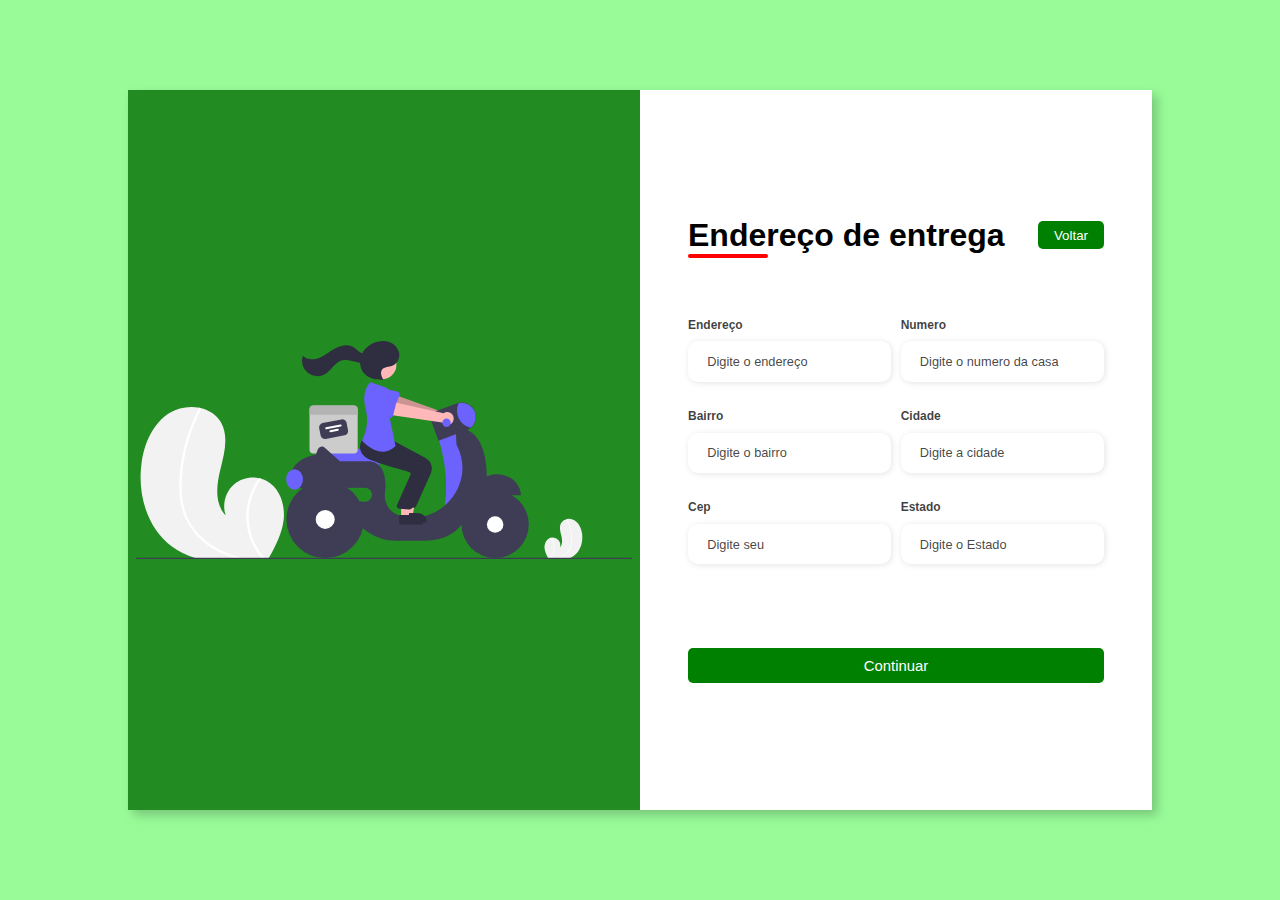
<file: app/templates/endereco.html>
<!DOCTYPE html>
<html lang="pt-br">
<head>
    <meta charset="UTF-8">
    <meta http-equiv="X-UA-Compatible" content="IE=edge">
    <meta name="viewport" content="width=device-width, initial-scale=1.0">
    <title>Endereço de entrega</title>
    <link rel="stylesheet" href="../static/css/finalizar.css" />
</head>
<body>

    <div class="container">
        <div class="form-image">
            <img src="../static/img/fru.svg" alt="">
        </div>
        <div class="form">
            <form action="#">
                <div class="form-header">
                    <div class="title">
                        <h1>Endereço de entrega</h1>
                    </div>
                    <div class="login-button">
                        <button><a href="finalizar.html">Voltar</a></button>
                    </div>
                </div>

                <div class="input-group">
                    <div class="input-box">
                        <label for="endereço">Endereço</label>
                        <input id="endereço" type="text" name="endereço" placeholder="Digite o endereço" required>
                    </div>

                    <div class="input-box">
                        <label for="Numero">Numero</label>
                        <input id="Numero" type="text" name="Numero" placeholder="Digite o numero da casa" required>
                    </div>
                    <div class="input-box">
                        <label for="Bairro">Bairro</label>
                        <input id="Bairro" type="text" name="Bairro" placeholder="Digite o bairro" required>
                    </div>

                    <div class="input-box">
                        <label for="cidade">Cidade</label>
                        <input id="cidade" type="text" name="cidade" placeholder="Digite a cidade" required>
                    </div>

                    <div class="input-box">
                        <label for="cep">Cep</label>
                        <input id="cep" type="address" name="cep" placeholder="Digite seu" required>
                    </div>


                    <div class="input-box">
                        <label for="estado">Estado</label>
                        <input id="estado" type="text" name="estado" placeholder="Digite o Estado" required>
                    </div>

                </div>


                <div class="continue-button">
                    <button><a href="pagamento.html">Continuar</a> </button>
                </div>
            </form>
        </div>
    </div>
</body>

</html>
    
</body>
</html>
</file>
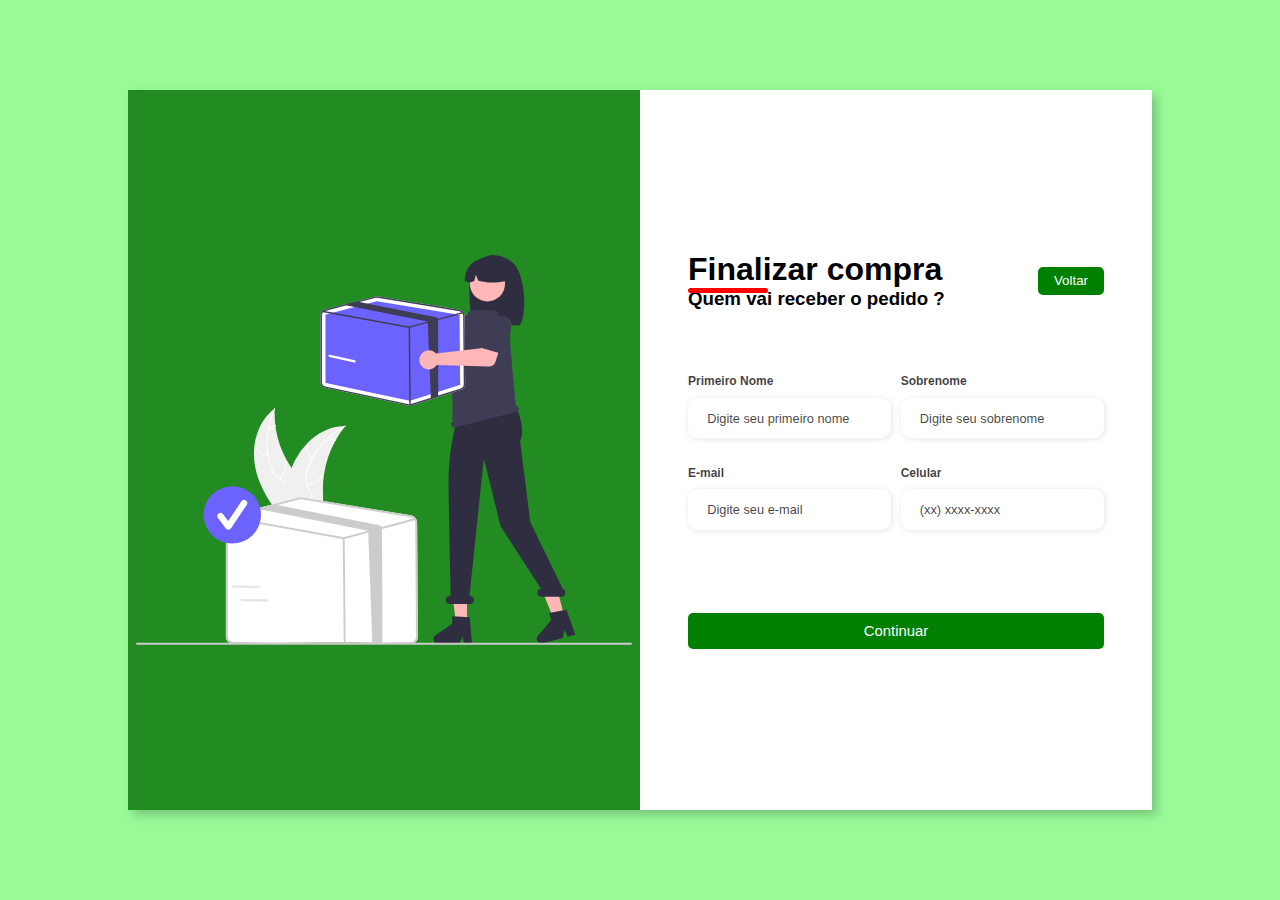
<file: app/templates/finalizar.html>
<!DOCTYPE html>
<html lang="pt-br">
<head>
    <meta charset="UTF-8">
    <meta http-equiv="X-UA-Compatible" content="IE=edge">
    <meta name="viewport" content="width=device-width, initial-scale=1.0">
    <title>Finalizar pedido</title>
    <link rel="stylesheet" href="../static/css/finalizar.css" />
</head>
<body>

    
    <div class="container">
        <div class="form-image">
            <img src="../static/img/pessoa.svg" alt="">
        </div>
        <div class="form">
            <form action="#">
                <div class="form-header">
                    <div class="title">
                        <h1>Finalizar compra</h1>
                        <h3>Quem vai receber o pedido ?</h3>
                    </div>
                    <div class="login-button">
                        <button><a href="index.html">Voltar</a></button>
                    </div>
                </div>

                <div class="input-group">
                    <div class="input-box">
                        <label for="firstname">Primeiro Nome</label>
                        <input id="firstname" type="text" name="firstname" placeholder="Digite seu primeiro nome" required>
                    </div>

                    <div class="input-box">
                        <label for="lastname">Sobrenome</label>
                        <input id="lastname" type="text" name="lastname" placeholder="Digite seu sobrenome" required>
                    </div>
                    <div class="input-box">
                        <label for="email">E-mail</label>
                        <input id="email" type="email" name="email" placeholder="Digite seu e-mail" required>
                    </div>

                    <div class="input-box">
                        <label for="number">Celular</label>
                        <input id="number" type="tel" name="number" placeholder="(xx) xxxx-xxxx" required>
                    </div>

                    

                </div>

                
                <div class="continue-button">
                    <button><a href="endereco.html">Continuar</a> </button>
                </div>
            </form>
        </div>
    </div>

    
</body>
</html>
</file>
<file: app/static/css/finalizar.css>
* {
    padding: 0;
    margin: 0;
    box-sizing: border-box;
    font-family: 'Inter', sans-serif;
}

body {
    width: 100%;
    height: 100vh;
    display: flex;
    justify-content: center;
    align-items: center;
    background: PaleGreen;
}

.container {
    width: 80%;
    height: 80vh;
    display: flex;
    box-shadow: 5px 5px 10px rgba(0, 0, 0, 0.212);
}

.form-image {
    width: 50%;
    display: flex;
    justify-content: center;
    align-items: center;
    background-color: 	#228B22;
    padding: 1rem;
}

.form-image img {
    width: 31rem;
}

.form {
    width: 50%;
    display: flex;
    flex-direction: column;
    justify-content: center;
    align-items: center;
    background-color: #fff;
    padding: 3rem;
}

.form-header {
    margin-bottom: 3rem;
    display: flex;
    justify-content: space-between;
}

.login-button {
    display: flex;
    align-items: center;
}

.login-button button {
    border: none;
    background-color: #008000;
    padding: 0.4rem 1rem;
    border-radius: 5px;
    cursor: pointer;
}

.login-button button:hover {
    background-color: DarkGreen;
}

.login-button button a {
    text-decoration: none;
    font-weight: 500;
    color: #fff;
}

.form-header h1::after {
    content: '';
    display: block;
    width: 5rem;
    height: 0.3rem;
    background-color: red;
    margin: 0 auto ;
    position: absolute;
    border-radius: 10px;
}

.input-group {
    display: flex;
    flex-wrap: wrap;
    justify-content: space-between;
    padding: 1rem 0;
}

.input-box {
    display: flex;
    flex-direction: column;
    margin-bottom: 1.1rem;
}

.input-box input {
    margin: 0.6rem 0;
    padding: 0.8rem 1.2rem;
    border: none;
    border-radius: 10px;
    box-shadow: 1px 1px 6px #0000001c;
    font-size: 0.8rem;
}

.input-box input:hover {
    background-color: #eeeeee75;
}

.input-box input:focus-visible {
    outline: 1px solid #6c63ff;
}

.input-box label,
.card-title h6 {
    font-size: 0.75rem;
    font-weight: 600;
    color: #000000c0;
}

.input-box input::placeholder {
    color: #000000be;
}

.card-group {
    display: flex;
    justify-content: space-between;
    margin-top: 0.62rem;
    padding: 0 .5rem;
}

.card-input {
    display: flex;
    align-items: center;
}

.card-input input {
    margin-right: 0.35rem;
}

.card-input label {
    font-size: 0.81rem;
    font-weight: 600;
    color: #000000c0;
}

.continue-button button {
    width: 100%;
    margin-top: 2.5rem;
    border: none;
    background-color: #008000;
    padding: 0.62rem;
    border-radius: 5px;
    cursor: pointer;
}

.continue-button button:hover {
    background-color: DarkGreen;
}

.continue-button button a {
    text-decoration: none;
    font-size: 0.93rem;
    font-weight: 500;
    color: #fff;
}
</file>
